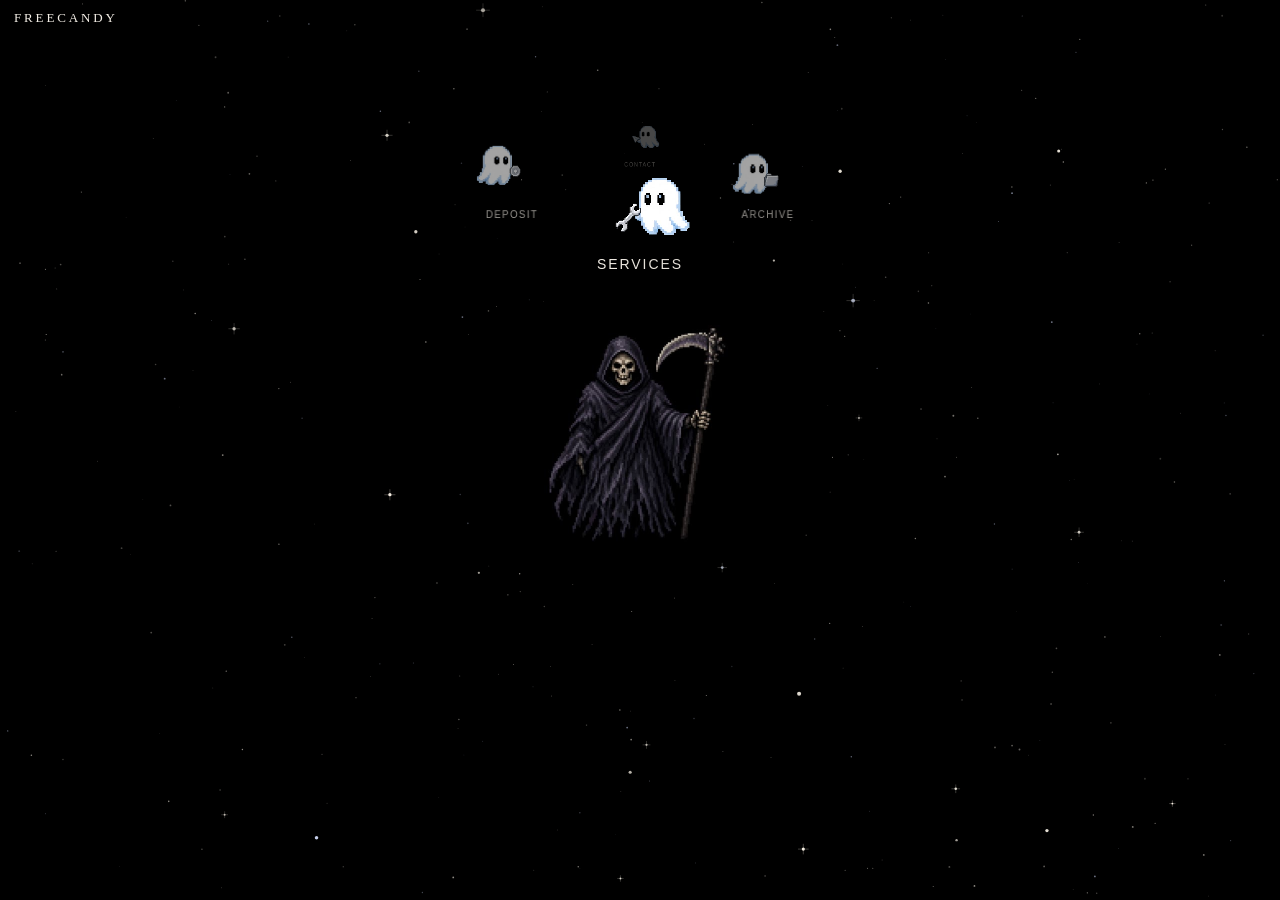
<file: index.html>
<!DOCTYPE html>
<html lang="en">
<head>
  <meta charset="UTF-8" />
  <meta name="viewport" content="width=device-width, initial-scale=1, viewport-fit=cover" />
  <meta name="theme-color" content="#000000" />
  <meta http-equiv="Cache-Control" content="no-cache" />
  <title>FREECANDY</title>
  <style>
    * { box-sizing: border-box; }
    html, body { margin: 0; height: 100%; background: #000; color: #f3eee6; font-family: Georgia, serif; overflow: hidden; }
    #stars { position: fixed; inset: 0; width: 100%; height: 100%; z-index: 0; display: block; }
    .stage { position: relative; z-index: 1; height: 100%; height: 100dvh; }
    .mark {
      position: absolute; top: max(10px, env(safe-area-inset-top)); left: 14px; z-index: 8;
      color: #f3eee6; text-decoration: none; letter-spacing: .22em; font-size: 13px;
    }
    .stack {
      position: absolute; left: 50%; top: 42%;
      width: min(360px, 94vw);
      transform: translate(-50%, -50%);
      z-index: 5;
    }
    .carousel {
      position: relative; width: 100%; height: 120px;
      touch-action: pan-y;
    }
    .ghost {
      position: absolute; left: 50%; top: 50%;
      width: 88px; height: 104px;
      margin: -44px 0 0 -44px;
      border: 0; padding: 0; background: transparent;
      cursor: pointer; -webkit-tap-highlight-color: transparent;
      will-change: transform, opacity;
      transition: transform .55s cubic-bezier(.22,.9,.28,1), opacity .55s ease;
    }
    .carousel.dragging .ghost { transition: none; }
    .ghost img {
      width: 72px; height: 72px;
      aspect-ratio: 1 / 1;
      object-fit: contain;
      display: block;
      margin: 0 auto;
      image-rendering: pixelated;
      pointer-events: none;
      filter: drop-shadow(0 10px 12px rgba(0,0,0,.55));
      background: transparent;
    }
    .ghost span {
      display: block; margin-top: 2px;
      font-size: 10px; letter-spacing: .14em; text-transform: uppercase;
      color: #f3eee6; text-align: center;
      white-space: nowrap;
      text-shadow: 0 1px 4px #000;
    }
    .reaper-hit {
      display: block; margin: -4px auto 0;
      width: min(320px, 78vw); height: min(420px, 58vh);
      background: none; border: 0; padding: 0; cursor: pointer;
      -webkit-tap-highlight-color: transparent;
      -webkit-touch-callout: none;
      outline: none; user-select: none;
      appearance: none;
      animation: reaperIdle 3.6s ease-in-out infinite;
      transform-origin: 50% 80%;
    }
    .reaper-hit:focus, .reaper-hit:active { outline: none; background: transparent; }
    .reaper-hit.slashing { animation: none; }
    .reaper { width: 100%; height: 100%; object-fit: contain; display: block; pointer-events: none; }
    @keyframes reaperIdle {
      0%, 100% { transform: translateY(0) rotate(-0.6deg); }
      50% { transform: translateY(-7px) rotate(0.6deg); }
    }
    @media (prefers-reduced-motion: reduce) {
      .reaper-hit { animation: none; }
    }
    .slash-fx {
      position: fixed; inset: 0; z-index: 20; pointer-events: none; opacity: 0;
      perspective: 900px;
    }
    .slash-fx.on { opacity: 1; }
    .blade {
      position: absolute; left: 50%; top: 50%;
      width: 140vmax; height: 3px;
      margin-left: -70vmax; margin-top: -1px;
      background: linear-gradient(90deg, transparent 0%, #fff6e4 12%, #fff 48%, #fff6e4 88%, transparent 100%);
      box-shadow:
        0 0 10px 2px rgba(255,246,228,.9),
        0 0 28px 8px rgba(255,246,228,.35),
        0 8px 18px rgba(0,0,0,.35);
      transform-origin: center;
      opacity: 0;
      border-radius: 2px;
    }
    .blade.soft {
      height: 1px; opacity: 0;
      filter: blur(0.4px);
      box-shadow: 0 0 14px 4px rgba(255,246,228,.45);
    }
    .slash-fx.on .blade.main { animation: blade3d .4s ease-out forwards; }
    .slash-fx.on .blade.soft { animation: blade3dSoft .4s ease-out forwards; }
    @keyframes blade3d {
      0% { opacity: 0; transform: rotate(var(--a)) rotateX(58deg) scaleX(.08) translateZ(-40px); }
      28% { opacity: 1; transform: rotate(var(--a)) rotateX(18deg) scaleX(1) translateZ(20px); }
      100% { opacity: 0; transform: rotate(var(--a)) rotateX(8deg) scaleX(1.08) translateZ(40px); }
    }
    @keyframes blade3dSoft {
      0% { opacity: 0; transform: rotate(var(--a)) rotateX(58deg) translateY(12px) scaleX(.08) translateZ(-40px); }
      28% { opacity: .7; transform: rotate(var(--a)) rotateX(18deg) translateY(12px) scaleX(1) translateZ(20px); }
      100% { opacity: 0; transform: rotate(var(--a)) rotateX(8deg) translateY(12px) scaleX(1.08) translateZ(40px); }
    }
    .menu {
      position: absolute; z-index: 9; left: 12px; right: 12px; bottom: 14px;
      max-height: 34vh; overflow: auto;
      background: rgba(0,0,0,.92); border: 1px solid rgba(243,238,230,.2); padding: 14px;
    }
    .menu h2 { margin: 0 0 8px; font-weight: 500; font-size: 26px; }
    .menu p, .menu li { color: #b7b1a6; }
    .menu ul { margin: 8px 0 0; padding: 0; list-style: none; }
    .menu a, .menu button {
      color: #f3eee6; text-decoration: none; display: block; width: 100%;
      text-align: left; background: transparent; border: 0;
      border-top: 1px solid rgba(243,238,230,.16);
      padding: 10px 0; font: inherit; cursor: pointer;
    }
    .menu small { display: block; color: #b7b1a6; font-size: 14px; }
  </style>
</head>
<body>
  <canvas id="stars"></canvas>
  <div class="slash-fx" id="slash-fx"><div class="blade main"></div><div class="blade soft"></div></div>
  <div class="stage">
    <a class="mark" href="https://github.com/FREECANDY-DEV">FREECANDY</a>
    <div class="stack">
      <div class="carousel" id="carousel">
        <button class="ghost" type="button" data-panel="svc" data-i="0" aria-label="Services">
          <img src="assets/ghost-svc.png?v=32" width="72" height="72" alt="" />
          <span>Services</span>
        </button>
        <button class="ghost" type="button" data-panel="arc" data-i="1" aria-label="Archive">
          <img src="assets/ghost-arc.png?v=32" width="72" height="72" alt="" />
          <span>Archive</span>
        </button>
        <button class="ghost" type="button" data-panel="talk" data-i="2" aria-label="Contact">
          <img src="assets/ghost-talk.png?v=32" width="72" height="72" alt="" />
          <span>Contact</span>
        </button>
        <button class="ghost" type="button" data-panel="pay" data-i="3" aria-label="Deposit">
          <img src="assets/ghost-pay.png?v=32" width="72" height="72" alt="" />
          <span>Deposit</span>
        </button>
      </div>
      <button class="reaper-hit" id="reaper-hit" type="button" aria-label="Reaper">
        <img class="reaper" src="assets/reaper.jpg?v=35" alt="" />
      </button>
    </div>
    <section class="menu" id="svc" hidden>
      <h2>Services</h2>
      <ul>
        <li>Bots<small>from $99</small></li>
        <li>Pages<small>from $79</small></li>
        <li>Flows<small>from $149</small></li>
      </ul>
    </section>
    <section class="menu" id="arc" hidden>
      <h2>Archive</h2>
      <a href="https://github.com/FREECANDY-DEV/pixel-world">pixel-world</a>
      <a href="https://github.com/FREECANDY-DEV/Deus">Deus</a>
      <a href="https://github.com/FREECANDY-DEV/Pro_Linux_Screen_control">Screen control</a>
      <a href="https://github.com/FREECANDY-DEV/TryHackMe-writeups">Writeups</a>
    </section>
    <section class="menu" id="talk" hidden>
      <h2>Contact</h2>
      <p>Message on Telegram.</p>
      <a href="https://t.me/WIND0WSUPDATE">@WIND0WSUPDATE</a>
    </section>
    <section class="menu" id="pay" hidden>
      <h2>Deposit</h2>
      <p>Tap to copy. XRP needs the memo.</p>
      <button type="button" data-copy="TSTtvBTt8qrDE5fFoAp3DzqW58H8dfYwhV" data-label="USDT TRC20">USDT TRC20</button>
      <button type="button" data-copy="rBuZfn1m4tA6znziHsRp9AyC1M3qg6rgbF" data-label="XRP address">XRP address</button>
      <button type="button" data-copy="6421912" data-label="XRP memo 6421912">XRP memo 6421912</button>
    </section>
  </div>
  <script>
    const canvas = document.getElementById("stars");
    const ctx = canvas.getContext("2d");
    function drawStars() {
      const w = window.innerWidth;
      const h = window.innerHeight;
      canvas.width = w;
      canvas.height = h;
      ctx.fillStyle = "#000";
      ctx.fillRect(0, 0, w, h);
      const n = Math.max(220, Math.min(420, Math.floor(w * h / 3200)));
      for (let i = 0; i < n; i++) {
        const x = Math.random() * w;
        const y = Math.random() * h;
        const bright = Math.random() < 0.08;
        const r = bright ? Math.random() * 1.15 + 0.9 : Math.random() * 0.7 + 0.25;
        const a = bright ? Math.random() * 0.35 + 0.6 : Math.random() * 0.4 + 0.18;
        const cool = Math.random() < 0.22;
        ctx.fillStyle = cool ? "rgba(214,224,255," + a + ")" : "rgba(255,248,236," + a + ")";
        ctx.beginPath();
        ctx.arc(x, y, r, 0, Math.PI * 2);
        ctx.fill();
        if (bright && Math.random() < 0.45) {
          ctx.strokeStyle = "rgba(255,248,236," + (a * 0.45) + ")";
          ctx.lineWidth = 0.6;
          ctx.beginPath();
          ctx.moveTo(x - r * 3.4, y);
          ctx.lineTo(x + r * 3.4, y);
          ctx.moveTo(x, y - r * 3.4);
          ctx.lineTo(x, y + r * 3.4);
          ctx.stroke();
        }
      }
    }
    drawStars();
    window.addEventListener("resize", drawStars);

    const ghosts = [...document.querySelectorAll(".ghost")];
    const count = ghosts.length;
    let angle = 0;
    let target = 0;
    let vel = 0;
    let raf = 0;
    function layout() {
      const rx = Math.min(window.innerWidth * 0.36, 128);
      const ry = 34;
      ghosts.forEach((g, i) => {
        const a = (i / count) * Math.PI * 2 + angle;
        const x = Math.sin(a) * rx;
        const y = Math.cos(a) * ry;
        const depth = (Math.cos(a) + 1) / 2;
        const scale = 0.55 + depth * 0.85;
        const opacity = 0.28 + depth * 0.72;
        g.style.transform = "translate(" + x + "px," + y + "px) scale(" + scale + ")";
        g.style.opacity = String(opacity);
        g.style.zIndex = String(Math.round(20 + depth * 50));
      });
    }
    function tick() {
      if (!dragging) {
        const step = (Math.PI * 2) / count;
        // ease toward snapped target with soft spring
        const diff = target - angle;
        vel = vel * 0.82 + diff * 0.12;
        angle += vel;
        if (Math.abs(diff) < 0.001 && Math.abs(vel) < 0.001) {
          angle = target;
          vel = 0;
          raf = 0;
          layout();
          return;
        }
      }
      layout();
      raf = requestAnimationFrame(tick);
    }
    function ensureTick() {
      if (!raf) raf = requestAnimationFrame(tick);
    }
    layout();
    window.addEventListener("resize", layout);

    function snap() {
      const step = (Math.PI * 2) / count;
      target = Math.round(angle / step) * step;
      ensureTick();
    }

    const carousel = document.getElementById("carousel");
    let dragging = false, startX = 0, startAngle = 0, moved = 0, lastX = 0, lastT = 0;
    carousel.addEventListener("pointerdown", (e) => {
      dragging = true; moved = 0; startX = e.clientX; startAngle = angle;
      lastX = e.clientX; lastT = performance.now(); vel = 0;
      carousel.classList.add("dragging");
      carousel.setPointerCapture(e.pointerId);
      ensureTick();
    });
    carousel.addEventListener("pointermove", (e) => {
      if (!dragging) return;
      const now = performance.now();
      const dx = e.clientX - startX;
      moved = Math.max(moved, Math.abs(dx));
      angle = startAngle + dx / 85;
      const dt = Math.max(16, now - lastT);
      vel = ((e.clientX - lastX) / dt) / 40;
      lastX = e.clientX; lastT = now;
      layout();
    });
    function endDrag() {
      if (!dragging) return;
      dragging = false;
      carousel.classList.remove("dragging");
      const step = (Math.PI * 2) / count;
      // fling then snap
      angle += vel * 8;
      target = Math.round(angle / step) * step;
      ensureTick();
    }
    carousel.addEventListener("pointerup", endDrag);
    carousel.addEventListener("pointercancel", endDrag);

    const panels = [...document.querySelectorAll(".menu")];
    function closeAll() { panels.forEach((p) => { p.hidden = true; }); }
    ghosts.forEach((btn) => {
      btn.addEventListener("click", (e) => {
        e.stopPropagation();
        if (moved > 10) return;
        const i = Number(btn.dataset.i);
        const step = (Math.PI * 2) / count;
        target = -i * step;
        ensureTick();
        const panel = document.getElementById(btn.dataset.panel);
        const willOpen = panel.hidden;
        closeAll();
        panel.hidden = !willOpen;
      });
    });
    document.addEventListener("click", (e) => {
      if (!e.target.closest(".menu") && !e.target.closest(".ghost")) closeAll();
    });

    const hit = document.getElementById("reaper-hit");
    const slashFx = document.getElementById("slash-fx");
    let slashTimer = 0;
    hit.addEventListener("pointerdown", (e) => {
      e.preventDefault();
      const a = (Math.random() * 140 - 70).toFixed(1) + "deg";
      slashFx.style.setProperty("--a", a);
      hit.classList.add("slashing");
      slashFx.classList.remove("on");
      void slashFx.offsetWidth;
      slashFx.classList.add("on");
      clearTimeout(slashTimer);
      slashTimer = setTimeout(() => {
        slashFx.classList.remove("on");
        hit.classList.remove("slashing");
      }, 420);
    });

    document.querySelectorAll("[data-copy]").forEach((btn) => {
      btn.addEventListener("click", async (e) => {
        e.stopPropagation();
        const label = btn.dataset.label;
        try { await navigator.clipboard.writeText(btn.dataset.copy); btn.textContent = "Copied"; }
        catch (err) { btn.textContent = btn.dataset.copy; }
        setTimeout(() => { btn.textContent = label; }, 900);
      });
    });
  </script>
</body>
</html>
</file>
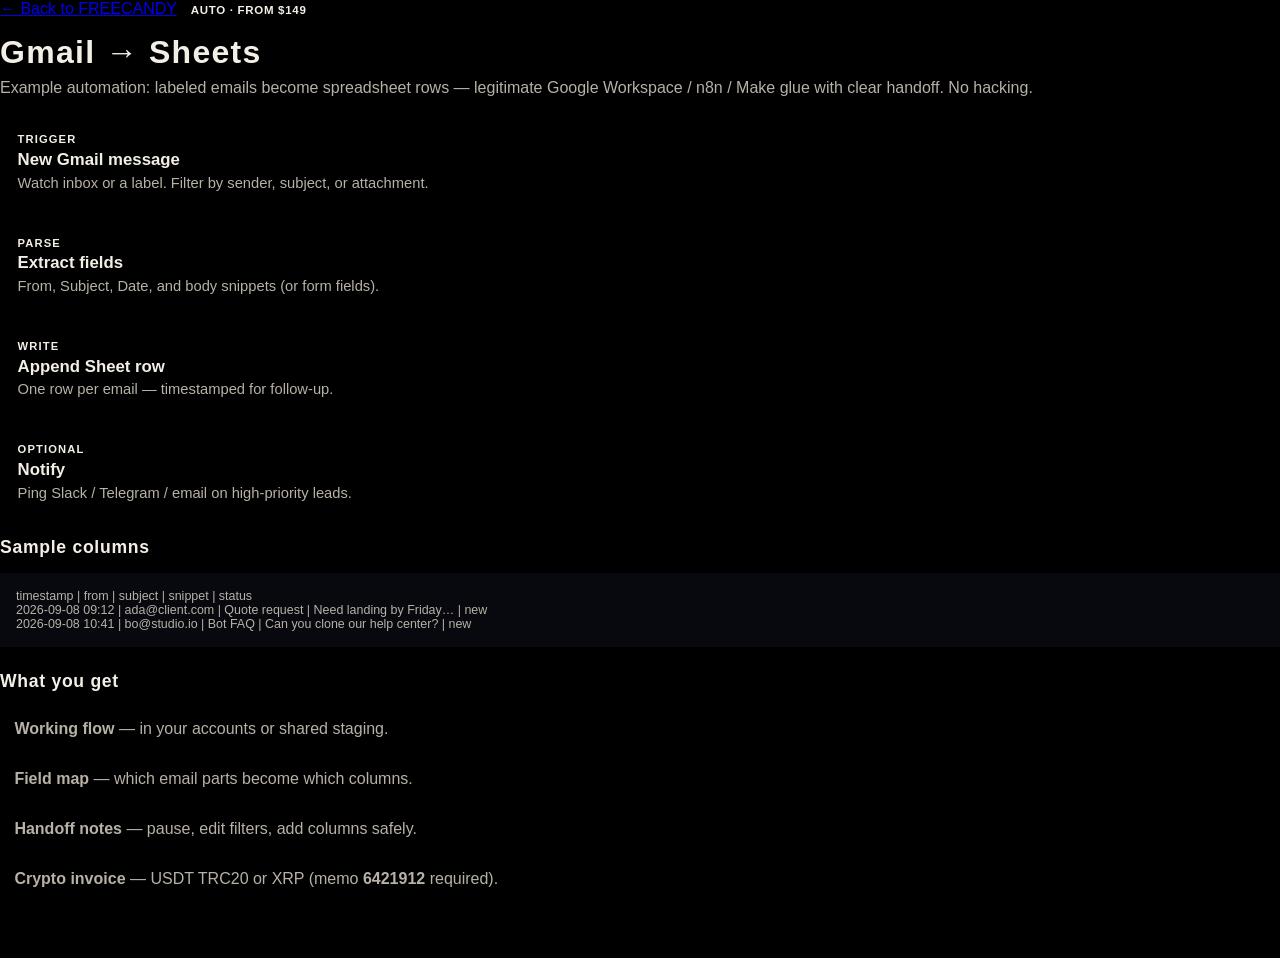
<file: demos/automation.html>
<!DOCTYPE html>
<html lang="en">
<head>
  <meta charset="UTF-8" />
  <meta name="viewport" content="width=device-width, initial-scale=1" />
  <title>FREECANDY Demo — Gmail → Sheets</title>
  <link rel="stylesheet" href="../styles.css" />
  <link href="https://fonts.googleapis.com/css2?family=Orbitron:wght@700&family=Rajdhani:wght@400;500;600;700&family=JetBrains+Mono:wght@400;500&display=swap" rel="stylesheet" />
  <style>
    .flow { display: grid; gap: 0.75rem; margin: 1.25rem 0; }
    .node {
      background: var(--bg-card);
      border: 1px solid var(--border);
      padding: 1.05rem 1.1rem;
      position: relative;
      clip-path: polygon(0 0, calc(100% - 12px) 0, 100% 12px, 100% 100%, 12px 100%, 0 calc(100% - 12px));
    }
    .node::after {
      content: "↓";
      position: absolute;
      left: 50%;
      bottom: -1.05rem;
      transform: translateX(-50%);
      color: var(--neon);
      font-size: 1.1rem;
      z-index: 1;
    }
    .node:last-child::after { content: none; }
    .node-label {
      font-family: var(--mono);
      font-size: 0.7rem;
      letter-spacing: 0.1em;
      text-transform: uppercase;
      color: var(--neon);
      font-weight: 600;
      margin-bottom: 0.3rem;
    }
    .node h3 { margin: 0 0 0.3rem; font-size: 1.05rem; }
    .node p { margin: 0; color: var(--muted); font-size: 0.92rem; }
    .panel {
      background: #07090f;
      border: 1px solid var(--border);
      padding: 1rem;
      font-family: var(--mono);
      font-size: 0.78rem;
      color: var(--muted);
      overflow: auto;
      white-space: pre;
      margin-top: 0.75rem;
    }
    .checklist {
      list-style: none; padding: 0; margin: 1rem 0 0;
      display: grid; gap: 0.5rem;
    }
    .checklist li {
      background: var(--bg-elev);
      border: 1px solid var(--border);
      padding: 0.75rem 0.9rem;
      color: var(--muted);
    }
    .checklist li strong { color: var(--text); }
    .pill {
      display: inline-block;
      padding: 0.25rem 0.6rem;
      background: var(--neon-dim);
      border: 1px solid var(--border);
      color: var(--neon);
      font-family: var(--mono);
      font-size: 0.72rem;
      font-weight: 600;
      letter-spacing: 0.06em;
      margin-bottom: 0.65rem;
    }
  </style>
</head>
<body>
  <div class="fx-scanlines" aria-hidden="true"></div>
  <div class="fx-noise" aria-hidden="true"></div>
  <div class="demo-page">
    <a class="demo-back" href="../index.html">← Back to FREECANDY</a>
    <div class="pill">AUTO · FROM $149</div>
    <h1 style="font-family:var(--display);letter-spacing:0.04em;margin:0.2rem 0 0.5rem">Gmail → Sheets</h1>
    <p style="color:var(--muted);margin-top:0">
      Example automation: labeled emails become spreadsheet rows —
      legitimate Google Workspace / n8n / Make glue with clear handoff. No hacking.
    </p>

    <div class="flow" aria-label="Automation steps">
      <div class="node">
        <div class="node-label">Trigger</div>
        <h3>New Gmail message</h3>
        <p>Watch inbox or a label. Filter by sender, subject, or attachment.</p>
      </div>
      <div class="node">
        <div class="node-label">Parse</div>
        <h3>Extract fields</h3>
        <p>From, Subject, Date, and body snippets (or form fields).</p>
      </div>
      <div class="node">
        <div class="node-label">Write</div>
        <h3>Append Sheet row</h3>
        <p>One row per email — timestamped for follow-up.</p>
      </div>
      <div class="node">
        <div class="node-label">Optional</div>
        <h3>Notify</h3>
        <p>Ping Slack / Telegram / email on high-priority leads.</p>
      </div>
    </div>

    <h2 style="font-family:var(--display);font-size:1.1rem;letter-spacing:0.04em">Sample columns</h2>
    <div class="panel">timestamp | from | subject | snippet | status
2026-09-08 09:12 | ada@client.com | Quote request | Need landing by Friday… | new
2026-09-08 10:41 | bo@studio.io | Bot FAQ | Can you clone our help center? | new</div>

    <h2 style="font-family:var(--display);font-size:1.1rem;letter-spacing:0.04em;margin-top:1.5rem">What you get</h2>
    <ul class="checklist">
      <li><strong>Working flow</strong> — in your accounts or shared staging.</li>
      <li><strong>Field map</strong> — which email parts become which columns.</li>
      <li><strong>Handoff notes</strong> — pause, edit filters, add columns safely.</li>
      <li><strong>Crypto invoice</strong> — USDT TRC20 or XRP (memo <strong>6421912</strong> required).</li>
    </ul>

    <p style="margin-top:1.5rem;display:flex;flex-wrap:wrap;gap:0.55rem">
      <a class="btn btn-neon" href="../index.html#order">Order automation</a>
      <a class="btn btn-ghost" href="../index.html#services">All services</a>
    </p>
  </div>
</body>
</html>
</file>
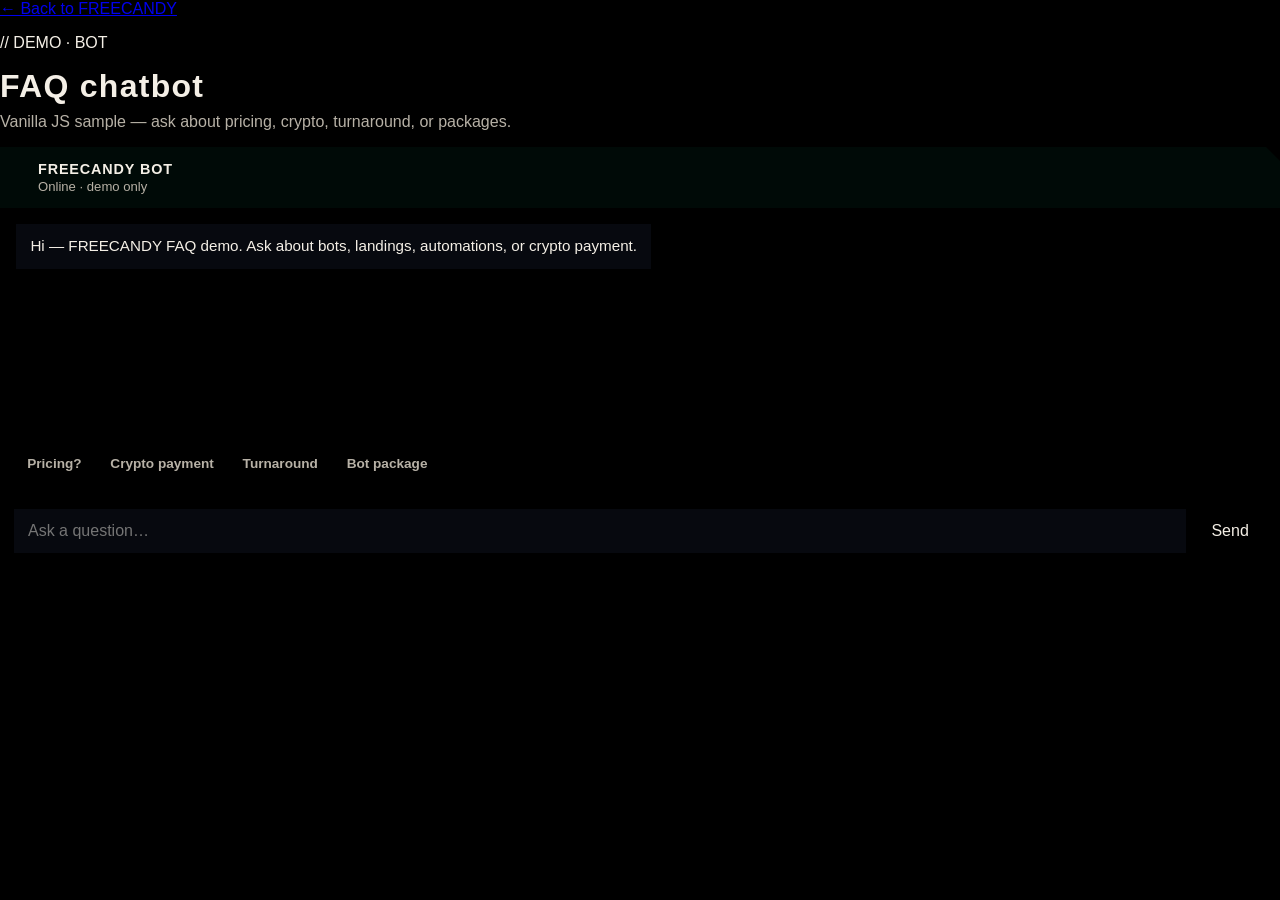
<file: demos/bot.html>
<!DOCTYPE html>
<html lang="en">
<head>
  <meta charset="UTF-8" />
  <meta name="viewport" content="width=device-width, initial-scale=1" />
  <title>FREECANDY Demo — FAQ Chatbot</title>
  <link rel="stylesheet" href="../styles.css" />
  <link href="https://fonts.googleapis.com/css2?family=Orbitron:wght@700&family=Rajdhani:wght@400;500;600;700&family=JetBrains+Mono:wght@400;500&display=swap" rel="stylesheet" />
  <style>
    .chat-shell {
      background: var(--bg-card);
      border: 1px solid var(--border);
      overflow: hidden;
      box-shadow: var(--shadow);
      display: flex;
      flex-direction: column;
      min-height: 420px;
      max-height: 70vh;
      clip-path: polygon(0 0, calc(100% - 14px) 0, 100% 14px, 100% 100%, 14px 100%, 0 calc(100% - 14px));
    }
    .chat-head {
      padding: 0.85rem 1rem;
      border-bottom: 1px solid var(--border);
      display: flex;
      align-items: center;
      gap: 0.75rem;
      background: rgba(0, 255, 168, 0.04);
    }
    .chat-dot {
      width: 10px; height: 10px;
      background: var(--neon);
      box-shadow: 0 0 12px var(--neon);
    }
    .chat-head strong { display: block; font-family: var(--display); font-size: 0.9rem; letter-spacing: 0.06em; }
    .chat-head span { color: var(--muted); font-size: 0.82rem; }
    .chat-log {
      flex: 1; overflow-y: auto; padding: 1rem;
      display: flex; flex-direction: column; gap: 0.65rem;
    }
    .bubble {
      max-width: 88%;
      padding: 0.7rem 0.9rem;
      font-size: 0.95rem;
      line-height: 1.45;
      border: 1px solid var(--border);
    }
    .bubble.bot { align-self: flex-start; background: #07090f; }
    .bubble.user {
      align-self: flex-end;
      background: var(--neon-dim);
      border-color: rgba(0, 255, 168, 0.3);
    }
    .chips { display: flex; flex-wrap: wrap; gap: 0.4rem; padding: 0 1rem 0.75rem; }
    .chip {
      border: 1px solid var(--border-strong);
      background: transparent;
      color: var(--muted);
      padding: 0.4rem 0.7rem;
      min-height: 40px;
      font: inherit;
      font-size: 0.85rem;
      font-weight: 600;
      cursor: pointer;
    }
    .chip:hover { color: var(--neon); border-color: var(--neon); }
    .chat-form {
      display: flex; gap: 0.5rem; padding: 0.85rem;
      border-top: 1px solid var(--border);
    }
    .chat-form input {
      flex: 1; min-height: 44px;
      border: 1px solid var(--border-strong);
      background: #07090f; color: var(--text);
      padding: 0.65rem 0.9rem; font: inherit;
    }
    .chat-form button {
      min-height: 44px; border: none;
      background: var(--neon); color: var(--ink);
      font-weight: 700; padding: 0 1.1rem; cursor: pointer; font: inherit;
      clip-path: polygon(0 0, calc(100% - 8px) 0, 100% 8px, 100% 100%, 8px 100%, 0 calc(100% - 8px));
    }
  </style>
</head>
<body>
  <div class="fx-scanlines" aria-hidden="true"></div>
  <div class="fx-noise" aria-hidden="true"></div>
  <div class="demo-page">
    <a class="demo-back" href="../index.html">← Back to FREECANDY</a>
    <p class="section-tag mono">// DEMO · BOT</p>
    <h1 style="font-family:var(--display);letter-spacing:0.04em;margin:0.2rem 0 0.5rem">FAQ chatbot</h1>
    <p style="color:var(--muted);margin-top:0">Vanilla JS sample — ask about pricing, crypto, turnaround, or packages.</p>

    <div class="chat-shell" id="chat">
      <div class="chat-head">
        <span class="chat-dot" aria-hidden="true"></span>
        <div>
          <strong>FREECANDY BOT</strong>
          <span>Online · demo only</span>
        </div>
      </div>
      <div class="chat-log" id="log" aria-live="polite"></div>
      <div class="chips" id="chips"></div>
      <form class="chat-form" id="form">
        <input id="input" type="text" placeholder="Ask a question…" autocomplete="off" maxlength="240" />
        <button type="submit">Send</button>
      </form>
    </div>
  </div>

  <script>
    (function () {
      const FAQ = [
        { keys: ["price", "cost", "how much", "pricing", "package"], answer: "Packages start at Landing $79, Bots $99, Automations $149, AI agents $199. Pay with USDT (TRC20) or XRP (memo 6421912 required)." },
        { keys: ["crypto", "usdt", "xrp", "pay", "payment", "wallet"], answer: "FREECANDY accepts USDT TRC20 and XRP. For XRP you MUST include destination tag 6421912 or funds may be lost." },
        { keys: ["time", "turnaround", "fast", "delivery", "how long"], answer: "Typical turnaround is 48–96 hours after payment + clear brief." },
        { keys: ["anonymous", "name", "who", "identity"], answer: "FREECANDY is an anonymous AI freelancer brand — no real names, no calls, crypto handoff." },
        { keys: ["telegram", "contact", "email", "whatsapp"], answer: "Order via the storefront form or email freecandy.dev@gmail.com." },
        { keys: ["bot", "chatbot", "faq", "discord"], answer: "Bot packages cover WhatsApp/Telegram/Discord FAQ & support bots — like this demo, customized to your content." },
        { keys: ["landing", "website", "page"], answer: "Landing pages are static, mobile-first, and GitHub Pages ready — from $79." },
        { keys: ["automation", "gmail", "sheets", "workflow", "n8n"], answer: "Automation packages cover Gmail → Sheets, n8n/Make flows, and lead systems — from $119–$149." },
        { keys: ["hello", "hi", "hey"], answer: "Hey — FREECANDY FAQ demo online. Ask about packages, crypto, or delivery speed." },
        { keys: ["help"], answer: "Try: pricing, crypto payment, turnaround, bots, landings, or automations." }
      ];
      const SUGGEST = ["Pricing?", "Crypto payment", "Turnaround", "Bot package"];
      const log = document.getElementById("log");
      const form = document.getElementById("form");
      const input = document.getElementById("input");
      const chips = document.getElementById("chips");

      function add(role, text) {
        const b = document.createElement("div");
        b.className = "bubble " + role;
        b.textContent = text;
        log.appendChild(b);
        log.scrollTop = log.scrollHeight;
      }
      function reply(q) {
        const lower = q.toLowerCase();
        for (let i = 0; i < FAQ.length; i++) {
          if (FAQ[i].keys.some(function (k) { return lower.indexOf(k) !== -1; })) return FAQ[i].answer;
        }
        return "Not sure yet — try pricing, USDT/XRP, turnaround, or order from the main storefront.";
      }
      SUGGEST.forEach(function (label) {
        const c = document.createElement("button");
        c.type = "button";
        c.className = "chip";
        c.textContent = label;
        c.addEventListener("click", function () {
          add("user", label);
          setTimeout(function () { add("bot", reply(label)); }, 280);
        });
        chips.appendChild(c);
      });
      add("bot", "Hi — FREECANDY FAQ demo. Ask about bots, landings, automations, or crypto payment.");
      form.addEventListener("submit", function (e) {
        e.preventDefault();
        const q = input.value.trim();
        if (!q) return;
        add("user", q);
        input.value = "";
        setTimeout(function () { add("bot", reply(q)); }, 320);
      });
    })();
  </script>
</body>
</html>
</file>
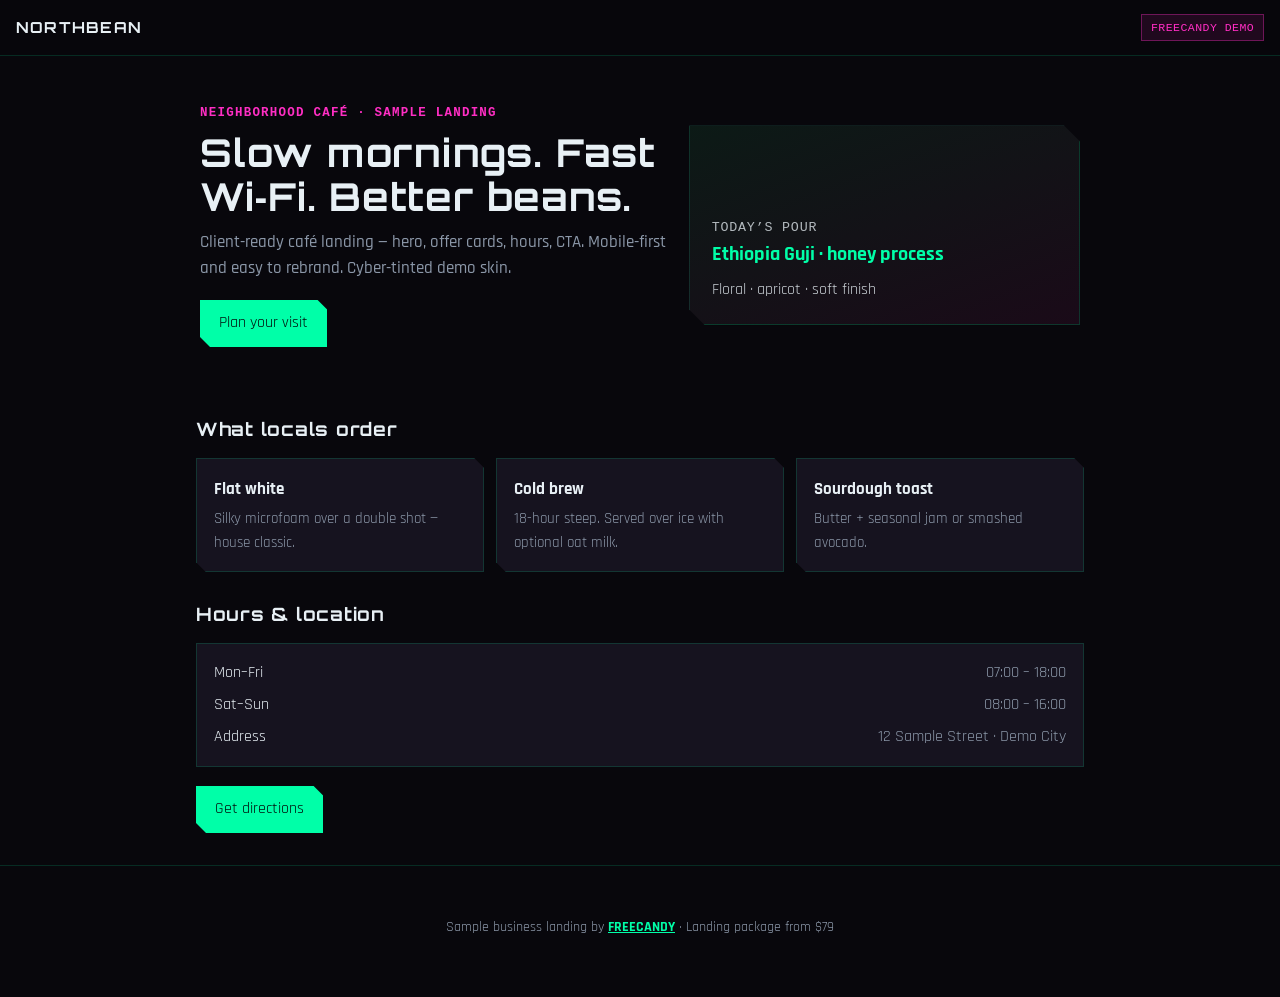
<file: demos/landing.html>
<!DOCTYPE html>
<html lang="en">
<head>
  <meta charset="UTF-8" />
  <meta name="viewport" content="width=device-width, initial-scale=1" />
  <title>FREECANDY Demo — Northbean Café</title>
  <link href="https://fonts.googleapis.com/css2?family=Orbitron:wght@600;700&family=Rajdhani:wght@400;500;600;700&display=swap" rel="stylesheet" />
  <style>
    :root {
      --ink: #e8f0f5;
      --bg: #08070c;
      --cream: #12101a;
      --foam: #16131f;
      --roast: #00ffa8;
      --latte: #8b97a8;
      --accent: #ff2ec4;
      --border: rgba(0, 255, 168, 0.15);
    }
    * { box-sizing: border-box; }
    body {
      margin: 0;
      font-family: "Rajdhani", system-ui, sans-serif;
      background: var(--bg);
      color: var(--ink);
      line-height: 1.55;
      overflow-x: hidden;
    }
    a { color: var(--roast); }
    .bar {
      display: flex; justify-content: space-between; align-items: center;
      padding: 0.85rem 1rem; background: rgba(8,7,12,0.92);
      border-bottom: 1px solid var(--border);
      position: sticky; top: 0; z-index: 5;
      backdrop-filter: blur(10px);
    }
    .brand {
      font-family: "Orbitron", sans-serif;
      font-weight: 700; letter-spacing: 0.08em; font-size: 0.95rem;
    }
    .demo-note {
      font-size: 0.72rem; color: var(--accent);
      border: 1px solid rgba(255,46,196,0.35);
      background: rgba(255,46,196,0.1);
      padding: 0.25rem 0.55rem;
      font-family: ui-monospace, monospace;
      letter-spacing: 0.04em;
    }
    .hero {
      padding: 2.5rem 1rem 2rem;
      max-width: 920px; margin: 0 auto;
      display: grid; gap: 1.25rem;
    }
    @media (min-width: 780px) {
      .hero { grid-template-columns: 1.2fr 1fr; align-items: center; padding: 3rem 1.25rem; }
    }
    .eyebrow {
      color: var(--accent); font-weight: 700; font-size: 0.78rem;
      letter-spacing: 0.1em; text-transform: uppercase;
      font-family: ui-monospace, monospace;
    }
    h1 {
      font-family: "Orbitron", sans-serif;
      font-size: clamp(1.6rem, 5vw, 2.4rem);
      line-height: 1.15; margin: 0.4rem 0 0.7rem; letter-spacing: 0.02em;
    }
    .lead { color: var(--latte); margin: 0 0 1.15rem; font-size: 1.05rem; font-weight: 500; }
    .cta {
      display: inline-flex; align-items: center; justify-content: center;
      min-height: 44px; background: var(--roast); color: #02140f;
      padding: 0.7rem 1.2rem; font-weight: 700;
      text-decoration: none; border: none; cursor: pointer; font: inherit;
      clip-path: polygon(0 0, calc(100% - 10px) 0, 100% 10px, 100% 100%, 10px 100%, 0 calc(100% - 10px));
    }
    .cta:hover { filter: brightness(1.06); }
    .hero-card {
      background: linear-gradient(160deg, #0c1a16, #1a0a18);
      border: 1px solid var(--border);
      color: var(--ink); padding: 1.35rem;
      min-height: 200px; display: flex; flex-direction: column; justify-content: flex-end;
      clip-path: polygon(0 0, calc(100% - 16px) 0, 100% 16px, 100% 100%, 16px 100%, 0 calc(100% - 16px));
      box-shadow: 0 16px 40px rgba(0,0,0,0.4);
    }
    .hero-card small { opacity: 0.75; font-family: ui-monospace, monospace; letter-spacing: 0.06em; }
    .hero-card strong { font-size: 1.25rem; color: var(--roast); }
    section { max-width: 920px; margin: 0 auto; padding: 1.25rem 1rem 0.5rem; }
    h2 { margin: 0 0 0.9rem; font-family: "Orbitron", sans-serif; font-size: 1.15rem; letter-spacing: 0.04em; }
    .grid { display: grid; gap: 0.75rem; grid-template-columns: 1fr; }
    @media (min-width: 680px) { .grid { grid-template-columns: repeat(3, 1fr); } }
    .card {
      background: var(--foam); padding: 1.05rem;
      border: 1px solid var(--border);
      clip-path: polygon(0 0, calc(100% - 10px) 0, 100% 10px, 100% 100%, 10px 100%, 0 calc(100% - 10px));
    }
    .card h3 { margin: 0 0 0.35rem; font-size: 1.05rem; }
    .card p { margin: 0; color: var(--latte); font-size: 0.95rem; }
    .hours {
      display: grid; gap: 0.45rem; background: var(--foam);
      padding: 1.05rem; border: 1px solid var(--border);
    }
    .hours div { display: flex; justify-content: space-between; gap: 1rem; flex-wrap: wrap; }
    .hours span:last-child { color: var(--latte); }
    footer {
      text-align: center; padding: 2.2rem 1rem 2.8rem; color: var(--latte); font-size: 0.9rem;
      border-top: 1px solid var(--border); margin-top: 1.5rem;
    }
    footer a { font-weight: 700; }
  </style>
</head>
<body>
  <header class="bar">
    <div class="brand">NORTHBEAN</div>
    <div class="demo-note">FREECANDY DEMO</div>
  </header>

  <section class="hero">
    <div>
      <div class="eyebrow">Neighborhood café · sample landing</div>
      <h1>Slow mornings. Fast Wi‑Fi. Better beans.</h1>
      <p class="lead">Client-ready café landing — hero, offer cards, hours, CTA. Mobile-first and easy to rebrand. Cyber-tinted demo skin.</p>
      <a class="cta" href="#visit">Plan your visit</a>
    </div>
    <div class="hero-card">
      <small>TODAY’S POUR</small>
      <strong>Ethiopia Guji · honey process</strong>
      <p style="margin:0.5rem 0 0;opacity:0.85">Floral · apricot · soft finish</p>
    </div>
  </section>

  <section>
    <h2>What locals order</h2>
    <div class="grid">
      <article class="card">
        <h3>Flat white</h3>
        <p>Silky microfoam over a double shot — house classic.</p>
      </article>
      <article class="card">
        <h3>Cold brew</h3>
        <p>18-hour steep. Served over ice with optional oat milk.</p>
      </article>
      <article class="card">
        <h3>Sourdough toast</h3>
        <p>Butter + seasonal jam or smashed avocado.</p>
      </article>
    </div>
  </section>

  <section id="visit">
    <h2>Hours &amp; location</h2>
    <div class="hours">
      <div><span>Mon–Fri</span><span>07:00 – 18:00</span></div>
      <div><span>Sat–Sun</span><span>08:00 – 16:00</span></div>
      <div><span>Address</span><span>12 Sample Street · Demo City</span></div>
    </div>
    <p style="margin:1.15rem 0 0">
      <button class="cta" type="button" onclick="alert('Demo CTA — wire to booking or maps for a real client.')">Get directions</button>
    </p>
  </section>

  <footer>
    <p>Sample business landing by <a href="../index.html">FREECANDY</a> · Landing package from $79</p>
  </footer>
</body>
</html>
</file>
<file: styles.css>
:root { --ink:#f4efe6; --muted:#b7b1a6; --line:rgba(244,239,230,.16); }
* { box-sizing:border-box; }
html, body { margin:0; height:100%; background:#000; color:var(--ink); font-family:Outfit,sans-serif; font-weight:300; overflow:hidden; }
#stars { position:fixed; inset:0; width:100%; height:100%; z-index:0; }
.stage { position:relative; z-index:1; height:100%; }
.mark {
  position:absolute; top:22px; left:24px; z-index:3;
  color:inherit; text-decoration:none;
  font-family:"Cormorant Garamond",serif; letter-spacing:.22em; font-size:22px;
}
.reaper {
  position:absolute; left:50%; top:52%;
  width:min(520px, 78vw); height:min(78vh, 640px);
  transform:translate(-42%, -52%);
  object-fit:cover; object-position:18% center;
  pointer-events:none; user-select:none;
}
.ghost {
  position:absolute; width:96px; height:96px; padding:0;
  border:0; background-color:transparent; background-image:url("assets/ghosts.jpg");
  background-size:200% 200%; cursor:pointer; z-index:4;
  filter:drop-shadow(0 8px 12px rgba(0,0,0,.45));
}
.ghost:focus-visible { outline:1px solid var(--line); outline-offset:4px; }
.g-svc { left:8%; top:22%; background-position:0 0; }
.g-arc { right:9%; top:24%; background-position:100% 0; }
.g-talk { left:12%; bottom:14%; background-position:0 100%; }
.g-pay { right:8%; bottom:12%; background-position:100% 100%; }
.menu {
  position:absolute; z-index:5; width:min(340px, calc(100% - 32px));
  background:rgba(0,0,0,.78); border:1px solid var(--line);
  padding:18px 18px 16px; backdrop-filter:blur(8px);
}
.menu h2 { margin:0 0 8px; font-family:"Cormorant Garamond",serif; font-weight:500; font-size:32px; }
.menu p, .menu li { color:var(--muted); line-height:1.45; }
.menu ul { margin:10px 0 0; padding:0; list-style:none; }
.menu a, .menu button.copy {
  color:var(--ink); text-decoration:none;
  display:block; width:100%; text-align:left;
  background:transparent; border:0; border-top:1px solid var(--line);
  padding:10px 0; font:inherit; cursor:pointer;
}
.menu a:hover, .menu button.copy:hover { color:#fff; }
.menu small { display:block; color:var(--muted); }
#svc { left:8%; top:36%; }
#arc { right:8%; top:38%; }
#talk { left:12%; bottom:28%; }
#pay { right:8%; bottom:26%; }
@media (max-width:720px) {
  .ghost { width:76px; height:76px; }
  .reaper { width:92vw; height:70vh; transform:translate(-46%, -50%); }
  .menu { left:16px !important; right:16px !important; width:auto; }
}
@media (prefers-reduced-motion: reduce) { .ghost { animation:none; } }
</file>
